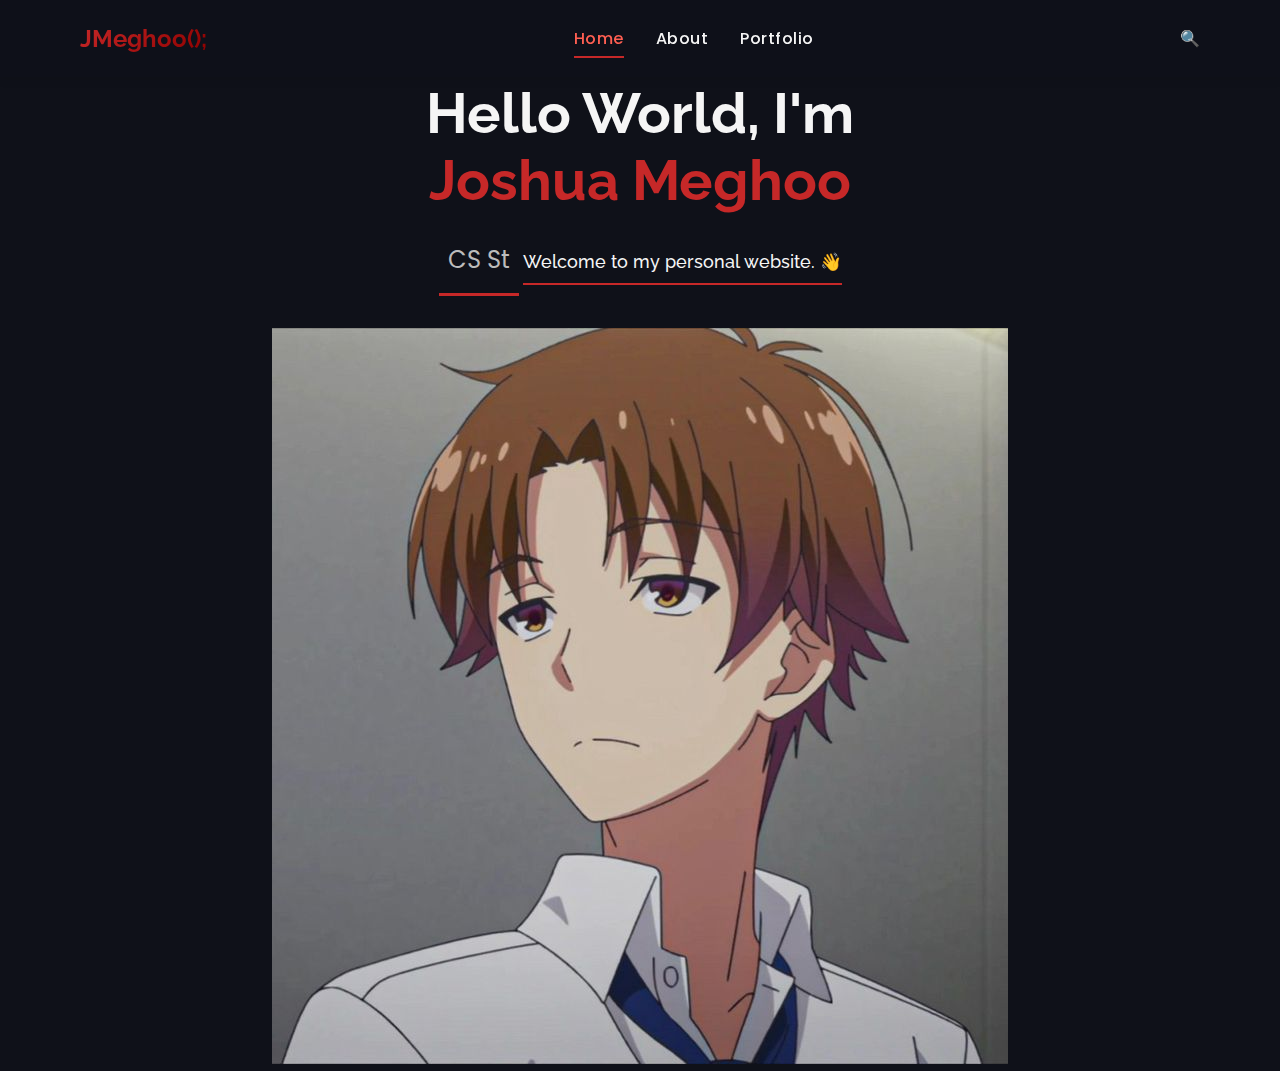
<file: Index.html>
<!DOCTYPE html>
<html lang="en">
<head>
    <meta charset="UTF-8">
    <meta name="viewport" content="width=device-width, initial-scale=1.0">
    <title>Joshua Meghoo - CS Student</title>
    <link rel="stylesheet" href="styles.css">
    <script src="script.js" defer></script>
</head>
<body>
    <div class="container">
        <header>
            <div class="logo">JMeghoo();</div>
            <nav>
                <ul>
                    <li><a href="Home.html" class="active">Home</a></li>
                    <li><a href="About.html">About</a></li>
                    <li><a href="portfolio.html">Portfolio</a></li>
                </ul>
            </nav>
            <div class="search-icon">🔍</div>
        </header>
        <main>
            <div class="content">
                <section class="introduction" id="introduction">
                    <h1>Hello World, I'm <br><span class="name">Joshua Meghoo</span></h1>
                    <p id="CS-Student"></p>
                    <a href="#" class="welcome-link">Welcome to my personal website. 👋</a>
                </section>
                <div class="profile-picture" id="profile-picture">
                    <img src="ayano.jpg" alt="Profile Picture of Joshua Meghoo">
                </div>
            </div>
        </main>
    </div>
</body>
</html>
</file>
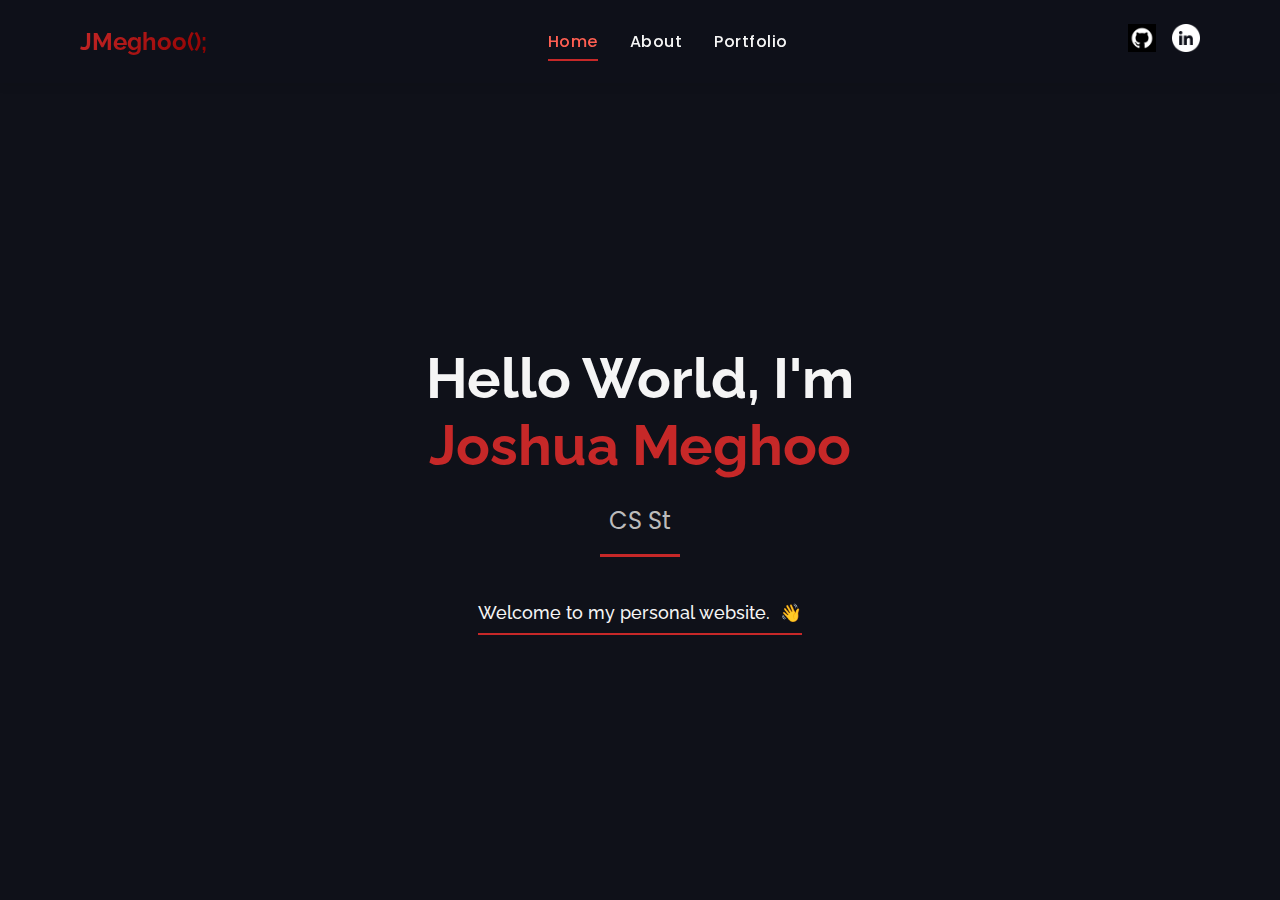
<file: index.html>
<!DOCTYPE html>
<html lang="en">
<head>
    <meta charset="UTF-8">
    <meta name="viewport" content="width=device-width, initial-scale=1.0">
    <title>Joshua Meghoo - CS Student</title>
    <link rel="stylesheet" href="styles.css">
    <script src="script.js" defer></script>
</head>
<body>
    <div class="container">
        <header>
            <div class="logo">JMeghoo();</div>
            <nav>
                <ul>
                    <li><a href="index.html" class="active">Home</a></li>
                    <li><a href="About.html">About</a></li>
                    <li><a href="Portfolio.html">Portfolio</a></li>
                </ul>
            </nav>
            <div class="search-icon">
                <a href="https://github.com/radite" target="_blank">
                    <img src="assets/github2.png" alt="GitHub" />
                </a>
                <a href="https://linkedin.com/in/jmeghoo" target="_blank">
                    <img src="assets/linkedin.png" alt="LinkedIn" />
                </a>
            </div>
        </header>
        <main>
            <div class="content">
                <section class="introduction" id="introduction">
                    <h1>Hello World, I'm <br><span class="name">Joshua Meghoo</span></h1>
                    <p id="CS-Student"></p>
                    <br>
                    <a href="#" class="welcome-link">Welcome to my personal website. <span class="wave-emoji">👋</span></a>
                </section>
            </div>
        </main>
    </div>
</body>
</html>
</file>
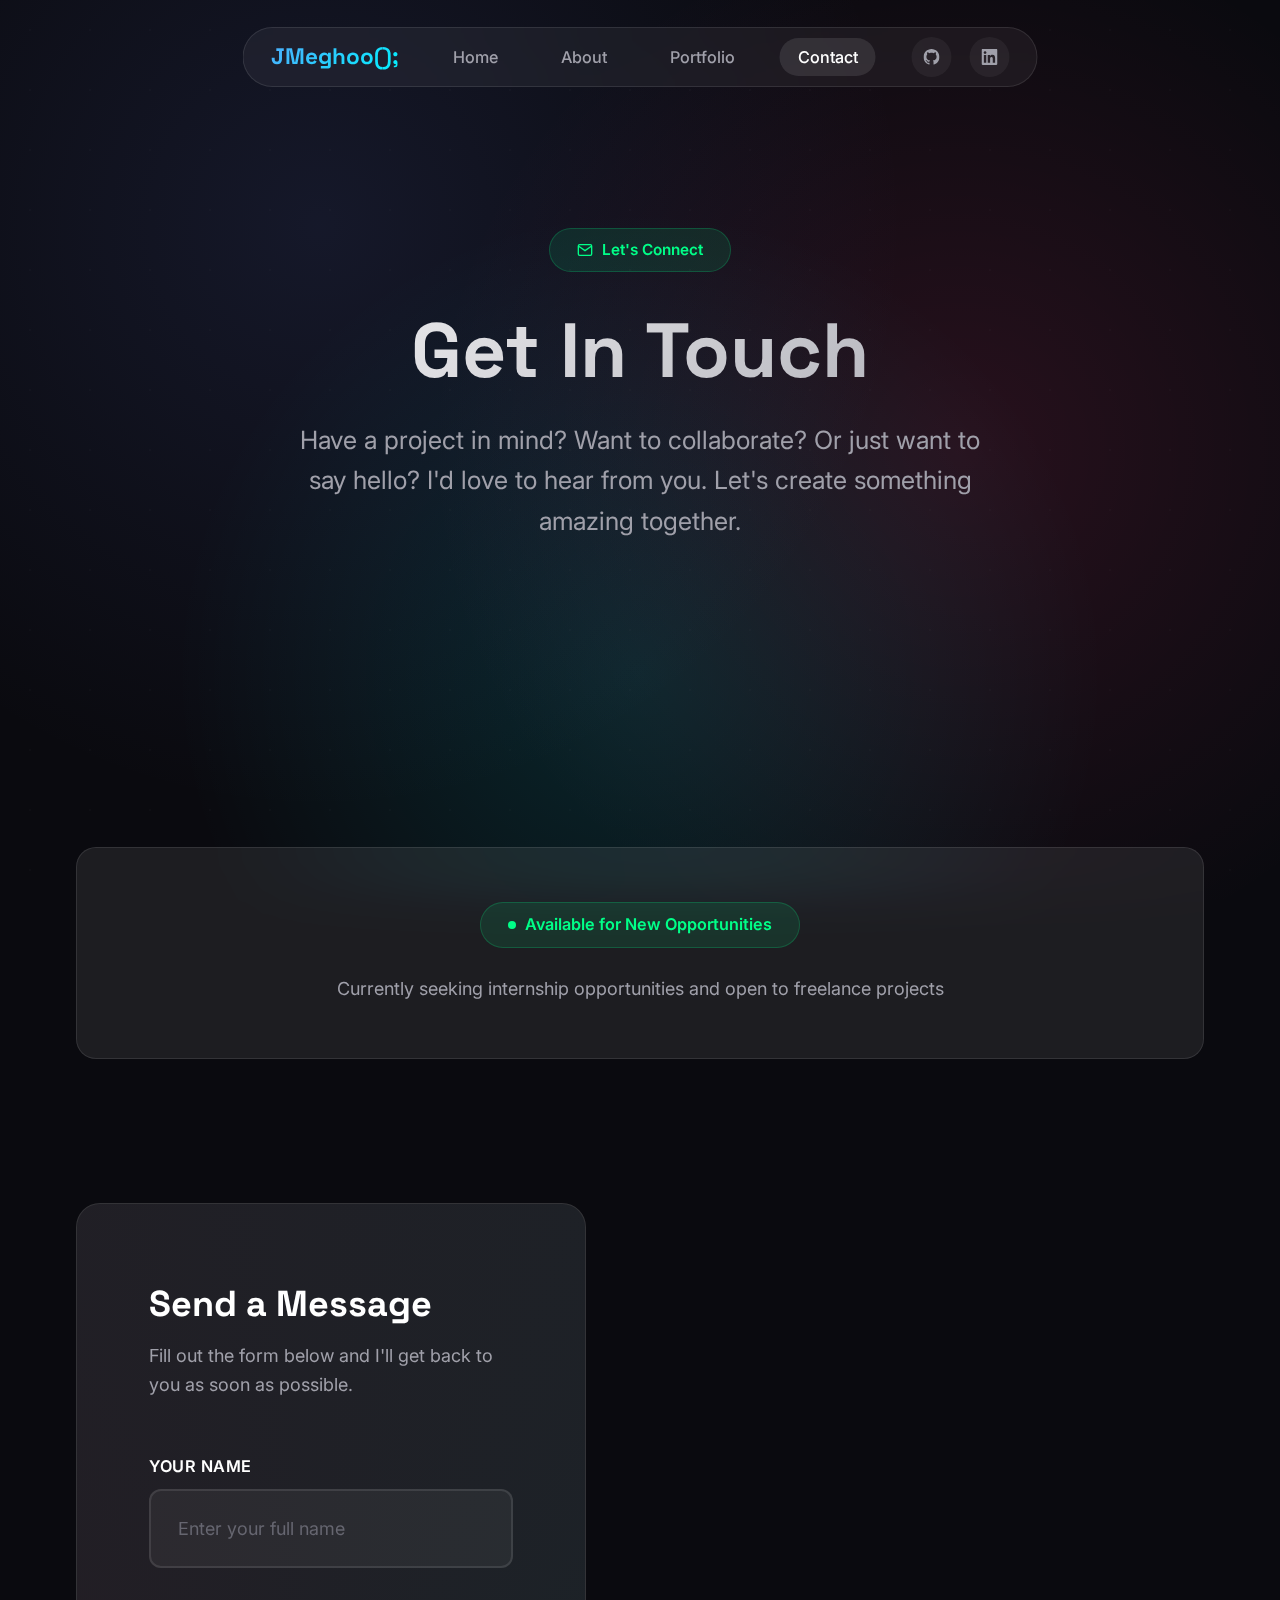
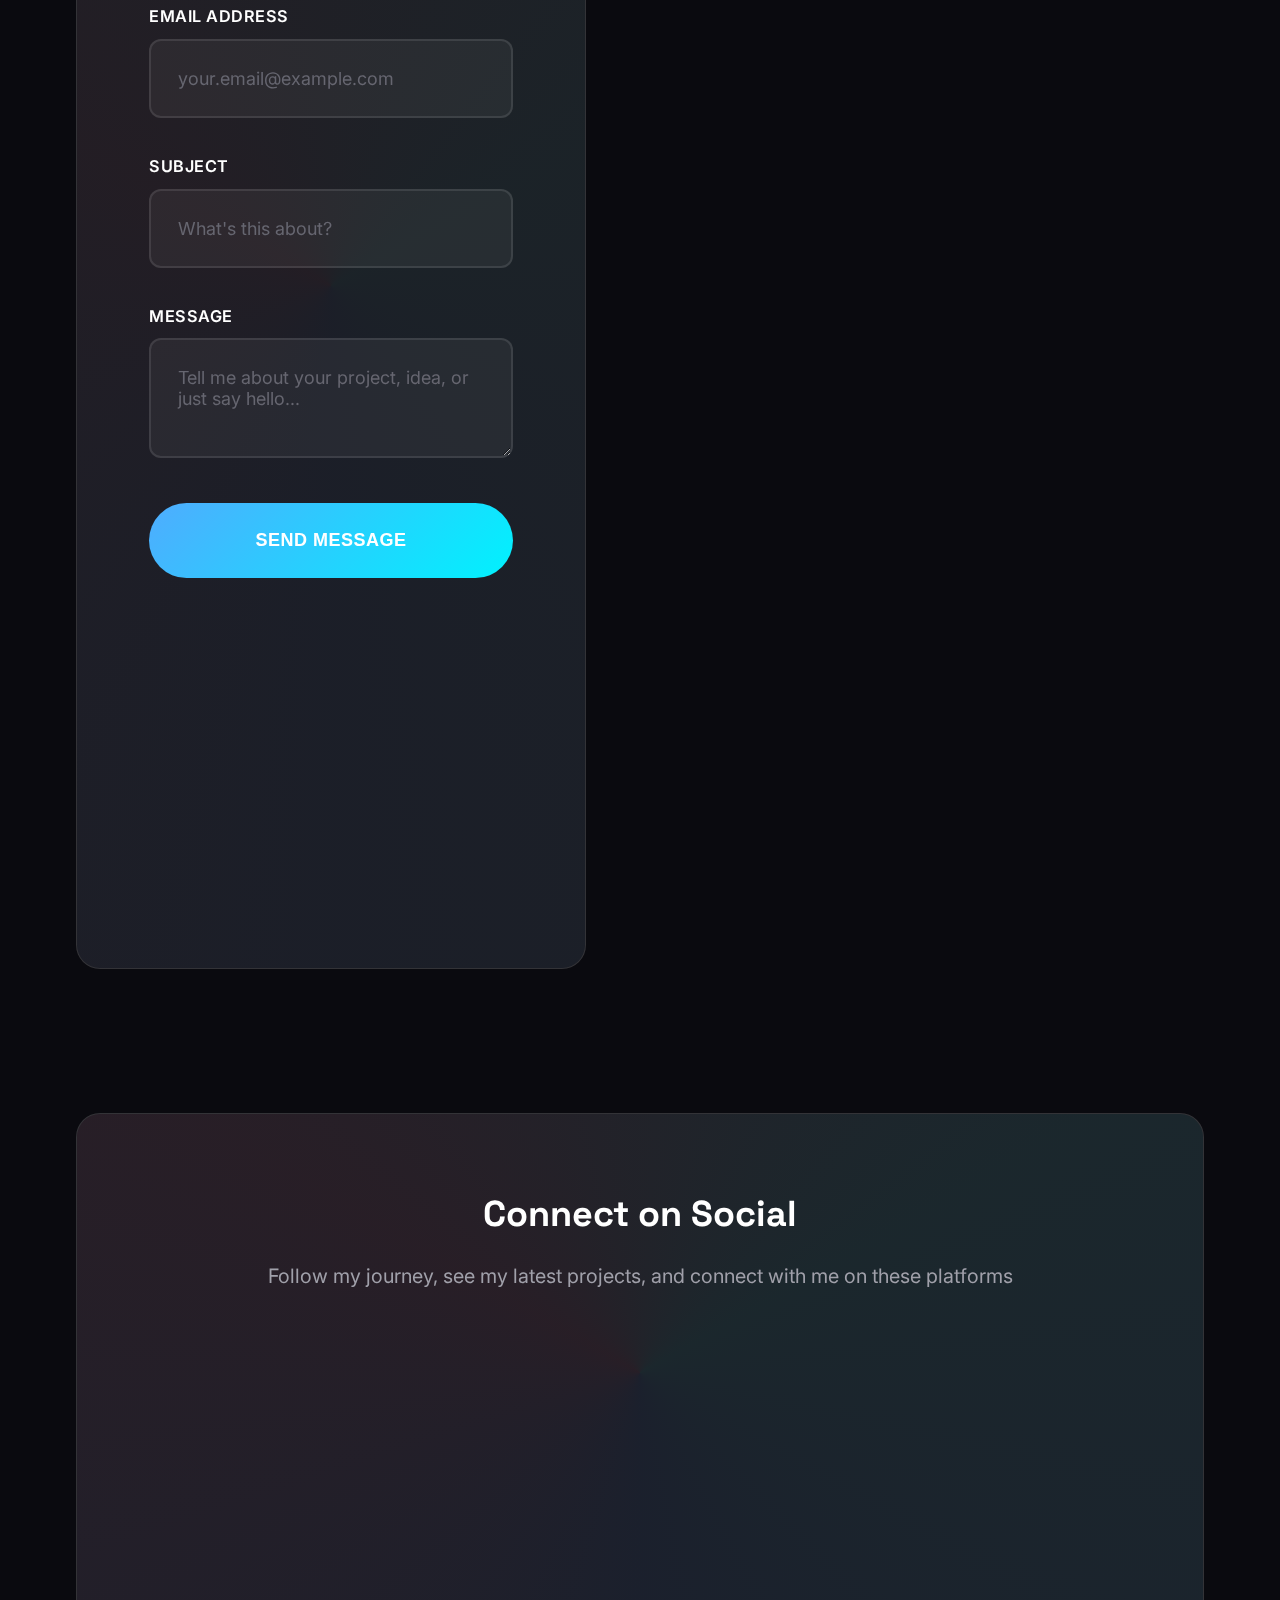
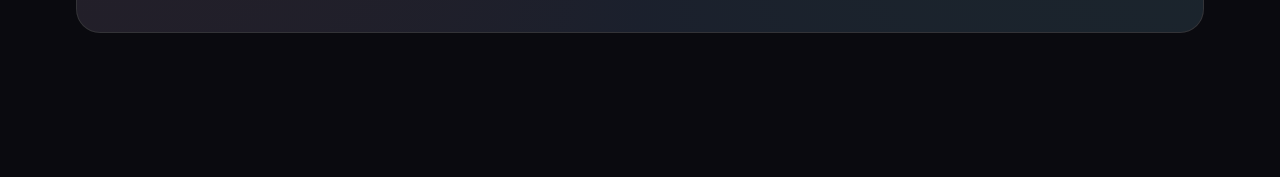
<file: Contact.html>
<!DOCTYPE html>
<html lang="en">
<head>
    <meta charset="UTF-8">
    <meta name="viewport" content="width=device-width, initial-scale=1.0">
    <title>Contact - Joshua Meghoo</title>
    <style>
        /* Import modern fonts */
        @import url('https://fonts.googleapis.com/css2?family=Inter:wght@300;400;500;600;700;800;900&family=Space+Grotesk:wght@300;400;500;600;700&display=swap');
        
        :root {
            /* Advanced color system */
            --primary: #0066ff;
            --primary-dark: #0052cc;
            --secondary: #ff4081;
            --accent: #00f5ff;
            --success: #00ff88;
            --warning: #ffaa00;
            --error: #ff3366;
            
            /* Dynamic backgrounds */
            --bg-primary: #0a0a0f;
            --bg-secondary: #111118;
            --bg-glass: rgba(255, 255, 255, 0.05);
            --bg-card: rgba(255, 255, 255, 0.08);
            --bg-hover: rgba(255, 255, 255, 0.12);
            
            /* Text hierarchy */
            --text-primary: #ffffff;
            --text-secondary: #a0a0aa;
            --text-muted: #666670;
            --text-inverse: #0a0a0f;
            
            /* Modern gradients */
            --gradient-primary: linear-gradient(135deg, #667eea 0%, #764ba2 100%);
            --gradient-secondary: linear-gradient(135deg, #f093fb 0%, #f5576c 100%);
            --gradient-accent: linear-gradient(135deg, #4facfe 0%, #00f2fe 100%);
            --gradient-success: linear-gradient(135deg, #11998e 0%, #38ef7d 100%);
            --gradient-warm: linear-gradient(135deg, #fa709a 0%, #fee140 100%);
            --gradient-cool: linear-gradient(135deg, #a8edea 0%, #fed6e3 100%);
            --gradient-mesh: conic-gradient(from 180deg at 50% 50%, #0066ff 0deg, #ff4081 120deg, #00f5ff 240deg, #0066ff 360deg);
            
            /* Enhanced shadows */
            --shadow-sm: 0 1px 2px 0 rgba(0, 0, 0, 0.05);
            --shadow-md: 0 4px 6px -1px rgba(0, 0, 0, 0.1);
            --shadow-lg: 0 10px 15px -3px rgba(0, 0, 0, 0.1);
            --shadow-xl: 0 20px 25px -5px rgba(0, 0, 0, 0.1);
            --shadow-2xl: 0 25px 50px -12px rgba(0, 0, 0, 0.25);
            --shadow-glow: 0 0 30px rgba(102, 126, 234, 0.4);
            --shadow-neon: 0 0 5px var(--accent), 0 0 10px var(--accent), 0 0 15px var(--accent);
            
            /* Fluid spacing */
            --space-xs: 0.25rem;
            --space-sm: 0.5rem;
            --space-md: 1rem;
            --space-lg: 1.5rem;
            --space-xl: 2rem;
            --space-2xl: 3rem;
            --space-3xl: 4rem;
            --space-4xl: 6rem;
            --space-5xl: 8rem;
            
            /* Typography */
            --font-primary: 'Inter', system-ui, -apple-system, sans-serif;
            --font-display: 'Space Grotesk', system-ui, -apple-system, sans-serif;
            
            /* Advanced transitions */
            --transition-fast: 150ms cubic-bezier(0.4, 0, 0.2, 1);
            --transition-base: 250ms cubic-bezier(0.4, 0, 0.2, 1);
            --transition-slow: 350ms cubic-bezier(0.4, 0, 0.2, 1);
            --transition-bounce: 0.5s cubic-bezier(0.68, -0.55, 0.265, 1.55);
            --transition-elastic: 0.8s cubic-bezier(0.68, -0.6, 0.32, 1.6);
        }

        /* Enhanced reset */
        *, *::before, *::after {
            margin: 0;
            padding: 0;
            box-sizing: border-box;
        }

        html {
            scroll-behavior: smooth;
            font-size: clamp(14px, 1.5vw, 18px);
        }

        body {
            font-family: var(--font-primary);
            background: var(--bg-primary);
            color: var(--text-primary);
            line-height: 1.6;
            overflow-x: hidden;
            position: relative;
        }

        /* Dynamic background system */
        .bg-animation {
            position: fixed;
            top: 0;
            left: 0;
            width: 100%;
            height: 100%;
            z-index: -2;
            background: var(--bg-primary);
        }

        .bg-animation::before {
            content: '';
            position: absolute;
            top: 0;
            left: 0;
            width: 100%;
            height: 100%;
            background: 
                radial-gradient(circle at 25% 25%, rgba(102, 126, 234, 0.12) 0%, transparent 50%),
                radial-gradient(circle at 75% 50%, rgba(255, 64, 129, 0.12) 0%, transparent 50%),
                radial-gradient(circle at 50% 75%, rgba(0, 245, 255, 0.12) 0%, transparent 50%);
            animation: morph 30s ease-in-out infinite;
        }

        .bg-animation::after {
            content: '';
            position: absolute;
            top: 0;
            left: 0;
            width: 100%;
            height: 100%;
            background: url("data:image/svg+xml,%3Csvg width='60' height='60' viewBox='0 0 60 60' xmlns='http://www.w3.org/2000/svg'%3E%3Cg fill='none' fill-rule='evenodd'%3E%3Cg fill='%23ffffff' fill-opacity='0.02'%3E%3Ccircle cx='30' cy='30' r='1'/%3E%3C/g%3E%3C/g%3E%3C/svg%3E");
            animation: drift 40s linear infinite;
        }

        /* Modern Navigation */
        .navbar {
            position: fixed;
            top: var(--space-lg);
            left: 50%;
            transform: translateX(-50%);
            z-index: 1000;
            backdrop-filter: blur(20px);
            background: rgba(255, 255, 255, 0.05);
            border: 1px solid rgba(255, 255, 255, 0.1);
            border-radius: 50px;
            padding: var(--space-sm) var(--space-lg);
            transition: var(--transition-base);
        }

        .navbar:hover {
            background: rgba(255, 255, 255, 0.08);
            box-shadow: var(--shadow-glow);
        }

        .nav-container {
            display: flex;
            align-items: center;
            gap: var(--space-xl);
        }

        .logo {
            font-family: var(--font-display);
            font-weight: 800;
            font-size: 1.25rem;
            background: var(--gradient-accent);
            -webkit-background-clip: text;
            -webkit-text-fill-color: transparent;
            background-clip: text;
        }

        .nav-links {
            display: flex;
            list-style: none;
            gap: var(--space-lg);
        }

        .nav-link {
            color: var(--text-secondary);
            text-decoration: none;
            font-weight: 500;
            font-size: 0.9rem;
            padding: var(--space-sm) var(--space-md);
            border-radius: 20px;
            transition: var(--transition-base);
        }

        .nav-link:hover, .nav-link.active {
            color: var(--text-primary);
            background: rgba(255, 255, 255, 0.1);
        }

        .social-links {
            display: flex;
            gap: var(--space-md);
        }

        .social-link {
            width: 40px;
            height: 40px;
            display: flex;
            align-items: center;
            justify-content: center;
            border-radius: 50%;
            background: rgba(255, 255, 255, 0.05);
            color: var(--text-secondary);
            text-decoration: none;
            transition: var(--transition-base);
            font-size: 1.1rem;
        }

        .social-link:hover {
            background: var(--primary);
            color: white;
            transform: translateY(-2px);
            box-shadow: var(--shadow-lg);
        }

        /* Main Content */
        .main-content {
            padding-top: 120px;
            min-height: 100vh;
        }

        .container {
            max-width: 1200px;
            margin: 0 auto;
            padding: 0 var(--space-xl);
        }

        /* Hero Section */
        .contact-hero {
            text-align: center;
            margin-bottom: var(--space-5xl);
            padding: var(--space-4xl) 0;
        }

        .hero-badge {
            display: inline-flex;
            align-items: center;
            gap: var(--space-sm);
            background: rgba(0, 255, 136, 0.1);
            border: 1px solid rgba(0, 255, 136, 0.2);
            border-radius: 50px;
            padding: var(--space-sm) var(--space-lg);
            font-size: 0.85rem;
            font-weight: 600;
            color: var(--success);
            margin-bottom: var(--space-xl);
            animation: pulse-glow 2s ease-in-out infinite;
        }

        .contact-title {
            font-family: var(--font-display);
            font-size: clamp(3rem, 6vw, 5rem);
            font-weight: 800;
            line-height: 1.1;
            margin-bottom: var(--space-lg);
            background: linear-gradient(135deg, #ffffff 0%, #a0a0aa 100%);
            -webkit-background-clip: text;
            -webkit-text-fill-color: transparent;
            background-clip: text;
        }

        .contact-subtitle {
            font-size: clamp(1.1rem, 2vw, 1.4rem);
            color: var(--text-secondary);
            margin-bottom: var(--space-2xl);
            max-width: 700px;
            margin-left: auto;
            margin-right: auto;
        }

        /* Contact Content */
        .contact-content {
            display: grid;
            grid-template-columns: 1fr 1fr;
            gap: var(--space-4xl);
            margin-bottom: var(--space-5xl);
        }

        /* Contact Form */
        .contact-form {
            background: var(--bg-card);
            backdrop-filter: blur(20px);
            border: 1px solid rgba(255, 255, 255, 0.1);
            border-radius: 24px;
            padding: var(--space-3xl);
            position: relative;
            overflow: hidden;
        }

        .contact-form::before {
            content: '';
            position: absolute;
            top: 0;
            left: 0;
            width: 100%;
            height: 100%;
            background: var(--gradient-mesh);
            opacity: 0.03;
            z-index: -1;
        }

        .form-header {
            margin-bottom: var(--space-2xl);
        }

        .form-title {
            font-family: var(--font-display);
            font-size: 2rem;
            font-weight: 700;
            color: var(--text-primary);
            margin-bottom: var(--space-sm);
        }

        .form-description {
            color: var(--text-secondary);
            line-height: 1.6;
        }

        .form-group {
            margin-bottom: var(--space-xl);
            position: relative;
        }

        .form-label {
            display: block;
            color: var(--text-primary);
            font-weight: 600;
            margin-bottom: var(--space-sm);
            font-size: 0.9rem;
            text-transform: uppercase;
            letter-spacing: 0.5px;
        }

        .form-input, .form-textarea {
            width: 100%;
            background: rgba(255, 255, 255, 0.05);
            border: 2px solid rgba(255, 255, 255, 0.1);
            border-radius: 12px;
            padding: var(--space-lg);
            color: var(--text-primary);
            font-size: 1rem;
            transition: var(--transition-base);
            resize: none;
            font-family: var(--font-primary);
        }

        .form-input:focus, .form-textarea:focus {
            outline: none;
            border-color: var(--accent);
            background: rgba(255, 255, 255, 0.08);
            box-shadow: 0 0 20px rgba(0, 245, 255, 0.2);
        }

        .form-input::placeholder, .form-textarea::placeholder {
            color: var(--text-muted);
        }

        .form-textarea {
            height: 120px;
            resize: vertical;
        }

        .form-submit {
            width: 100%;
            background: var(--gradient-accent);
            color: white;
            border: none;
            border-radius: 50px;
            padding: var(--space-lg) var(--space-xl);
            font-size: 1rem;
            font-weight: 600;
            cursor: pointer;
            transition: var(--transition-base);
            position: relative;
            overflow: hidden;
            text-transform: uppercase;
            letter-spacing: 0.5px;
        }

        .form-submit::before {
            content: '';
            position: absolute;
            top: 0;
            left: -100%;
            width: 100%;
            height: 100%;
            background: linear-gradient(90deg, transparent, rgba(255, 255, 255, 0.3), transparent);
            transition: var(--transition-slow);
        }

        .form-submit:hover {
            transform: translateY(-2px);
            box-shadow: var(--shadow-xl);
        }

        .form-submit:hover::before {
            left: 100%;
        }

        .form-submit:disabled {
            opacity: 0.6;
            cursor: not-allowed;
            transform: none;
        }

        /* Contact Info */
        .contact-info {
            display: flex;
            flex-direction: column;
            gap: var(--space-2xl);
        }

        .info-card {
            background: var(--bg-card);
            backdrop-filter: blur(20px);
            border: 1px solid rgba(255, 255, 255, 0.1);
            border-radius: 20px;
            padding: var(--space-2xl);
            transition: var(--transition-base);
            position: relative;
            overflow: hidden;
        }

        .info-card::before {
            content: '';
            position: absolute;
            top: 0;
            left: 0;
            width: 100%;
            height: 100%;
            background: linear-gradient(135deg, var(--primary) 0%, var(--secondary) 100%);
            opacity: 0;
            transition: var(--transition-base);
            z-index: -1;
        }

        .info-card:hover {
            transform: translateY(-5px);
            border-color: rgba(0, 245, 255, 0.3);
            box-shadow: var(--shadow-lg);
        }

        .info-card:hover::before {
            opacity: 0.1;
        }

        .info-icon {
            width: 60px;
            height: 60px;
            background: var(--gradient-accent);
            border-radius: 50%;
            display: flex;
            align-items: center;
            justify-content: center;
            font-size: 1.5rem;
            margin-bottom: var(--space-lg);
            transition: var(--transition-base);
        }

        .info-card:hover .info-icon {
            transform: scale(1.1) rotate(10deg);
        }

        .info-title {
            font-family: var(--font-display);
            font-size: 1.3rem;
            font-weight: 700;
            color: var(--text-primary);
            margin-bottom: var(--space-sm);
        }

        .info-details {
            color: var(--text-secondary);
            line-height: 1.6;
        }

        .info-link {
            color: var(--accent);
            text-decoration: none;
            transition: var(--transition-base);
        }

        .info-link:hover {
            color: var(--text-primary);
            text-decoration: underline;
        }

        /* Social Section */
        .social-section {
            background: var(--bg-card);
            backdrop-filter: blur(20px);
            border: 1px solid rgba(255, 255, 255, 0.1);
            border-radius: 24px;
            padding: var(--space-3xl);
            text-align: center;
            position: relative;
            overflow: hidden;
            margin-bottom: var(--space-5xl);
        }

        .social-section::before {
            content: '';
            position: absolute;
            top: 0;
            left: 0;
            width: 100%;
            height: 100%;
            background: var(--gradient-mesh);
            opacity: 0.05;
            z-index: -1;
            animation: rotate 25s linear infinite;
        }

        .social-title {
            font-family: var(--font-display);
            font-size: 2rem;
            font-weight: 700;
            color: var(--text-primary);
            margin-bottom: var(--space-md);
        }

        .social-description {
            color: var(--text-secondary);
            margin-bottom: var(--space-2xl);
            font-size: 1.1rem;
        }

        .social-grid {
            display: grid;
            grid-template-columns: repeat(auto-fit, minmax(200px, 1fr));
            gap: var(--space-lg);
        }

        .social-card {
            background: rgba(255, 255, 255, 0.05);
            border: 1px solid rgba(255, 255, 255, 0.1);
            border-radius: 16px;
            padding: var(--space-xl);
            transition: var(--transition-base);
            text-decoration: none;
            color: inherit;
            position: relative;
            overflow: hidden;
        }

        .social-card::before {
            content: '';
            position: absolute;
            top: 0;
            left: 0;
            width: 100%;
            height: 100%;
            background: var(--gradient-accent);
            opacity: 0;
            transition: var(--transition-base);
            z-index: -1;
        }

        .social-card:hover {
            transform: translateY(-5px);
            border-color: var(--accent);
            box-shadow: var(--shadow-lg);
        }

        .social-card:hover::before {
            opacity: 0.1;
        }

        .social-card-icon {
            font-size: 2rem;
            margin-bottom: var(--space-md);
            transition: var(--transition-base);
        }

        .social-card:hover .social-card-icon {
            transform: scale(1.2);
        }

        .social-card-title {
            font-weight: 600;
            color: var(--text-primary);
            margin-bottom: var(--space-sm);
        }

        .social-card-handle {
            color: var(--text-muted);
            font-size: 0.9rem;
        }

        /* Availability Status */
        .availability {
            background: var(--bg-card);
            backdrop-filter: blur(20px);
            border: 1px solid rgba(255, 255, 255, 0.1);
            border-radius: 20px;
            padding: var(--space-2xl);
            text-align: center;
            margin-bottom: var(--space-5xl);
        }

        .availability-status {
            display: inline-flex;
            align-items: center;
            gap: var(--space-sm);
            background: rgba(0, 255, 136, 0.1);
            border: 1px solid rgba(0, 255, 136, 0.2);
            border-radius: 50px;
            padding: var(--space-sm) var(--space-lg);
            font-size: 0.9rem;
            font-weight: 600;
            color: var(--success);
            margin-bottom: var(--space-lg);
        }

        .status-dot {
            width: 8px;
            height: 8px;
            background: var(--success);
            border-radius: 50%;
            animation: pulse 1.5s ease-in-out infinite;
        }

        .availability-text {
            color: var(--text-secondary);
            font-size: 1rem;
        }

        /* Responsive Design */
        @media (max-width: 1024px) {
            .contact-content {
                grid-template-columns: 1fr;
                gap: var(--space-2xl);
            }

            .contact-form {
                order: 2;
            }

            .contact-info {
                order: 1;
            }
        }

        @media (max-width: 768px) {
            .container {
                padding: 0 var(--space-md);
            }

            .navbar {
                top: var(--space-md);
                padding: var(--space-sm);
            }

            .nav-links {
                display: none;
            }

            .contact-form, .social-section {
                padding: var(--space-xl);
            }

            .social-grid {
                grid-template-columns: repeat(auto-fit, minmax(150px, 1fr));
                gap: var(--space-md);
            }
        }

        /* Animations */
        @keyframes morph {
            0%, 100% { 
                transform: rotate(0deg) scale(1); 
                filter: hue-rotate(0deg);
            }
            33% { 
                transform: rotate(120deg) scale(1.1); 
                filter: hue-rotate(120deg);
            }
            66% { 
                transform: rotate(240deg) scale(0.9); 
                filter: hue-rotate(240deg);
            }
        }

        @keyframes drift {
            0% { transform: translateX(0px); }
            100% { transform: translateX(-60px); }
        }

        @keyframes pulse-glow {
            0%, 100% { box-shadow: 0 0 5px rgba(0, 255, 136, 0.3); }
            50% { box-shadow: 0 0 20px rgba(0, 255, 136, 0.6); }
        }

        @keyframes pulse {
            0%, 100% { opacity: 1; transform: scale(1); }
            50% { opacity: 0.7; transform: scale(1.1); }
        }

        @keyframes rotate {
            0% { transform: rotate(0deg); }
            100% { transform: rotate(360deg); }
        }

        /* Form validation styles */
        .form-input.error, .form-textarea.error {
            border-color: var(--error);
            background: rgba(255, 51, 102, 0.1);
        }

        .form-input.success, .form-textarea.success {
            border-color: var(--success);
            background: rgba(0, 255, 136, 0.1);
        }

        .error-message {
            color: var(--error);
            font-size: 0.8rem;
            margin-top: var(--space-xs);
            display: none;
        }

        .error-message.show {
            display: block;
        }
    </style>
</head>
<body>
    <!-- Dynamic Background -->
    <div class="bg-animation"></div>

    <!-- Navigation -->
<nav class="navbar">
        <div class="nav-container">
            <div class="logo">JMeghoo();</div>
            <ul class="nav-links">
                <li><a href="index.html" class="nav-link">Home</a></li>
                <li><a href="About.html" class="nav-link">About</a></li>
                <li><a href="Portfolio.html" class="nav-link">Portfolio</a></li>
                <li><a href="Contact.html" class="nav-link active">Contact</a></li>
            </ul>
            <div class="social-links">
                <a href="https://github.com/radite" class="social-link" target="_blank" title="GitHub">
                    <svg width="16" height="16" viewBox="0 0 24 24" fill="currentColor">
                        <path d="M12 0c-6.626 0-12 5.373-12 12 0 5.302 3.438 9.8 8.207 11.387.599.111.793-.261.793-.577v-2.234c-3.338.726-4.033-1.416-4.033-1.416-.546-1.387-1.333-1.756-1.333-1.756-1.089-.745.083-.729.083-.729 1.205.084 1.839 1.237 1.839 1.237 1.07 1.834 2.807 1.304 3.492.997.107-.775.418-1.305.762-1.604-2.665-.305-5.467-1.334-5.467-5.931 0-1.311.469-2.381 1.236-3.221-.124-.303-.535-1.524.117-3.176 0 0 1.008-.322 3.301 1.23.957-.266 1.983-.399 3.003-.404 1.02.005 2.047.138 3.006.404 2.291-1.552 3.297-1.23 3.297-1.23.653 1.653.242 2.874.118 3.176.77.84 1.235 1.911 1.235 3.221 0 4.609-2.807 5.624-5.479 5.921.43.372.823 1.102.823 2.222v3.293c0 .319.192.694.801.576 4.765-1.589 8.199-6.086 8.199-11.386 0-6.627-5.373-12-12-12z"/>
                    </svg>
                </a>
                <a href="https://linkedin.com/in/jmeghoo" class="social-link" target="_blank" title="LinkedIn">
                    <svg width="16" height="16" viewBox="0 0 24 24" fill="currentColor">
                        <path d="M20.447 20.452h-3.554v-5.569c0-1.328-.027-3.037-1.852-3.037-1.853 0-2.136 1.445-2.136 2.939v5.667H9.351V9h3.414v1.561h.046c.477-.9 1.637-1.85 3.37-1.85 3.601 0 4.267 2.37 4.267 5.455v6.286zM5.337 7.433c-1.144 0-2.063-.926-2.063-2.065 0-1.138.92-2.063 2.063-2.063 1.14 0 2.064.925 2.064 2.063 0 1.139-.925 2.065-2.064 2.065zm1.782 13.019H3.555V9h3.564v11.452zM22.225 0H1.771C.792 0 0 .774 0 1.729v20.542C0 23.227.792 24 1.771 24h20.451C23.2 24 24 23.227 24 22.271V1.729C24 .774 23.2 0 22.222 0h.003z"/>
                    </svg>
                </a>
            </div>
        </div>
    </nav>

    <!-- Main Content -->
    <main class="main-content">
        <div class="container">
            <!-- Hero Section -->
            <section class="contact-hero">
                <div class="hero-badge">
                    <svg width="16" height="16" viewBox="0 0 24 24" fill="none" stroke="currentColor" stroke-width="2">
                        <path d="M4 4h16c1.1 0 2 .9 2 2v12c0 1.1-.9 2-2 2H4c-1.1 0-2-.9-2-2V6c0-1.1.9-2 2-2z"></path>
                        <polyline points="22,6 12,13 2,6"></polyline>
                    </svg>
                    <span>Let's Connect</span>
                </div>
                <h1 class="contact-title">Get In Touch</h1>
                <p class="contact-subtitle">
                    Have a project in mind? Want to collaborate? Or just want to say hello? 
                    I'd love to hear from you. Let's create something amazing together.
                </p>
            </section>

            <!-- Availability Status -->
            <section class="availability">
                <div class="availability-status">
                    <div class="status-dot"></div>
                    <span>Available for New Opportunities</span>
                </div>
                <p class="availability-text">
                    Currently seeking internship opportunities and open to freelance projects
                </p>
            </section>

            <!-- Contact Content -->
            <section class="contact-content">
                <!-- Contact Form -->
                <div class="contact-form">
                    <div class="form-header">
                        <h2 class="form-title">Send a Message</h2>
                        <p class="form-description">
                            Fill out the form below and I'll get back to you as soon as possible.
                        </p>
                    </div>
                    <form id="contactForm">
                        <div class="form-group">
                            <label for="name" class="form-label">Your Name</label>
                            <input type="text" id="name" name="name" class="form-input" placeholder="Enter your full name" required>
                            <div class="error-message" id="nameError">Please enter your name</div>
                        </div>
                        <div class="form-group">
                            <label for="email" class="form-label">Email Address</label>
                            <input type="email" id="email" name="email" class="form-input" placeholder="your.email@example.com" required>
                            <div class="error-message" id="emailError">Please enter a valid email address</div>
                        </div>
                        <div class="form-group">
                            <label for="subject" class="form-label">Subject</label>
                            <input type="text" id="subject" name="subject" class="form-input" placeholder="What's this about?" required>
                            <div class="error-message" id="subjectError">Please enter a subject</div>
                        </div>
                        <div class="form-group">
                            <label for="message" class="form-label">Message</label>
                            <textarea id="message" name="message" class="form-textarea" placeholder="Tell me about your project, idea, or just say hello..." required></textarea>
                            <div class="error-message" id="messageError">Please enter your message</div>
                        </div>
                        <button type="submit" class="form-submit" id="submitBtn">
                            <span id="submitText">Send Message</span>
                        </button>
                    </form>
                </div>

                <!-- Contact Info -->
                <div class="contact-info">
                    <div class="info-card">
                        <div class="info-icon">📧</div>
                        <h3 class="info-title">Email</h3>
                        <div class="info-details">
                            <a href="mailto:joshuameghoo@gmail.com" class="info-link">joshuameghoo@gmail.com</a>
                            <p>Best way to reach me for professional inquiries</p>
                        </div>
                    </div>

                    <div class="info-card">
                        <div class="info-icon">🌍</div>
                        <h3 class="info-title">Location</h3>
                        <div class="info-details">
                            <p>Providenciales, Turks and Caicos</p>
                            <p>Available for remote work worldwide</p>
                        </div>
                    </div>

                    <div class="info-card">
                        <div class="info-icon">💼</div>
                        <h3 class="info-title">Work Status</h3>
                        <div class="info-details">
                            <p>Microsoft Software Engineering Intern</p>
                            <p>Open to new opportunities in 2025</p>
                        </div>
                    </div>

                    <div class="info-card">
                        <div class="info-icon">⚡</div>
                        <h3 class="info-title">Response Time</h3>
                        <div class="info-details">
                            <p>Usually within 24 hours</p>
                            <p>Faster for urgent project inquiries</p>
                        </div>
                    </div>
                </div>
            </section>

            <!-- Social Section -->
            <section class="social-section">
                <h2 class="social-title">Connect on Social</h2>
                <p class="social-description">
                    Follow my journey, see my latest projects, and connect with me on these platforms
                </p>
                <div class="social-grid">
                    <a href="https://github.com/radite" class="social-card" target="_blank">
                        <div class="social-card-icon">🐙</div>
                        <div class="social-card-title">GitHub</div>
                        <div class="social-card-handle">@radite</div>
                    </a>
                    <a href="https://linkedin.com/in/jmeghoo" class="social-card" target="_blank">
                        <div class="social-card-icon">💼</div>
                        <div class="social-card-title">LinkedIn</div>
                        <div class="social-card-handle">@jmeghoo</div>
                    </a>
                    <a href="mailto:joshuameghoo@gmail.com" class="social-card">
                        <div class="social-card-icon">📧</div>
                        <div class="social-card-title">Email</div>
                        <div class="social-card-handle">Direct Contact</div>
                    </a>
                </div>
            </section>
        </div>
    </main>

    <script>
        // Form handling and validation
        class ContactForm {
            constructor() {
                this.form = document.getElementById('contactForm');
                this.submitBtn = document.getElementById('submitBtn');
                this.submitText = document.getElementById('submitText');
                this.init();
            }

            init() {
                this.form.addEventListener('submit', this.handleSubmit.bind(this));
                
                // Real-time validation
                const inputs = this.form.querySelectorAll('.form-input, .form-textarea');
                inputs.forEach(input => {
                    input.addEventListener('blur', () => this.validateField(input));
                    input.addEventListener('input', () => this.clearError(input));
                });
            }

            validateField(field) {
                const value = field.value.trim();
                const fieldName = field.name;
                let isValid = true;
                let errorMessage = '';

                switch (fieldName) {
                    case 'name':
                        if (value.length < 2) {
                            isValid = false;
                            errorMessage = 'Name must be at least 2 characters long';
                        }
                        break;
                    case 'email':
                        const emailRegex = /^[^\s@]+@[^\s@]+\.[^\s@]+$/;
                        if (!emailRegex.test(value)) {
                            isValid = false;
                            errorMessage = 'Please enter a valid email address';
                        }
                        break;
                    case 'subject':
                        if (value.length < 3) {
                            isValid = false;
                            errorMessage = 'Subject must be at least 3 characters long';
                        }
                        break;
                    case 'message':
                        if (value.length < 10) {
                            isValid = false;
                            errorMessage = 'Message must be at least 10 characters long';
                        }
                        break;
                }

                this.showFieldState(field, isValid, errorMessage);
                return isValid;
            }

            showFieldState(field, isValid, errorMessage) {
                const errorElement = document.getElementById(field.name + 'Error');
                
                if (isValid) {
                    field.classList.remove('error');
                    field.classList.add('success');
                    errorElement.classList.remove('show');
                } else {
                    field.classList.remove('success');
                    field.classList.add('error');
                    errorElement.textContent = errorMessage;
                    errorElement.classList.add('show');
                }
            }

            clearError(field) {
                field.classList.remove('error');
                const errorElement = document.getElementById(field.name + 'Error');
                errorElement.classList.remove('show');
            }

            async handleSubmit(e) {
                e.preventDefault();
                
                // Validate all fields
                const inputs = this.form.querySelectorAll('.form-input, .form-textarea');
                let isFormValid = true;
                
                inputs.forEach(input => {
                    if (!this.validateField(input)) {
                        isFormValid = false;
                    }
                });

                if (!isFormValid) {
                    this.shake();
                    return;
                }

                // Simulate form submission
                this.submitBtn.disabled = true;
                this.submitText.textContent = 'Sending...';
                
                try {
                    // Simulate API call
                    await new Promise(resolve => setTimeout(resolve, 2000));
                    
                    this.showSuccess();
                    this.form.reset();
                    inputs.forEach(input => {
                        input.classList.remove('success', 'error');
                    });
                } catch (error) {
                    this.showError();
                } finally {
                    this.submitBtn.disabled = false;
                    this.submitText.textContent = 'Send Message';
                }
            }

            showSuccess() {
                this.submitText.textContent = 'Message Sent! ✓';
                this.submitBtn.style.background = 'var(--gradient-success)';
                
                setTimeout(() => {
                    this.submitText.textContent = 'Send Message';
                    this.submitBtn.style.background = 'var(--gradient-accent)';
                }, 3000);
            }

            showError() {
                this.submitText.textContent = 'Failed to Send ✗';
                this.submitBtn.style.background = 'var(--gradient-secondary)';
                
                setTimeout(() => {
                    this.submitText.textContent = 'Send Message';
                    this.submitBtn.style.background = 'var(--gradient-accent)';
                }, 3000);
            }

            shake() {
                this.form.style.animation = 'shake 0.5s ease-in-out';
                setTimeout(() => {
                    this.form.style.animation = '';
                }, 500);
            }
        }

        // Initialize when DOM is loaded
        document.addEventListener('DOMContentLoaded', () => {
            // Initialize contact form
            new ContactForm();

            // Navbar scroll effect
            const navbar = document.querySelector('.navbar');
            window.addEventListener('scroll', () => {
                const currentScrollY = window.scrollY;
                
                if (currentScrollY > 100) {
                    navbar.style.background = 'rgba(10, 10, 15, 0.95)';
                } else {
                    navbar.style.background = 'rgba(255, 255, 255, 0.05)';
                }
            });

            // Smooth scroll for navigation links
            document.querySelectorAll('a[href^="#"]').forEach(anchor => {
                anchor.addEventListener('click', function (e) {
                    e.preventDefault();
                    const target = document.querySelector(this.getAttribute('href'));
                    if (target) {
                        target.scrollIntoView({
                            behavior: 'smooth',
                            block: 'start'
                        });
                    }
                });
            });

            // Intersection Observer for animations
            const observerOptions = {
                root: null,
                rootMargin: '0px',
                threshold: 0.1
            };

            const observer = new IntersectionObserver((entries) => {
                entries.forEach(entry => {
                    if (entry.isIntersecting) {
                        entry.target.style.opacity = '1';
                        entry.target.style.transform = 'translateY(0)';
                    }
                });
            }, observerOptions);

            // Observe elements for animation
            document.querySelectorAll('.info-card, .social-card').forEach(card => {
                card.style.opacity = '0';
                card.style.transform = 'translateY(30px)';
                card.style.transition = 'all 0.6s ease-out';
                observer.observe(card);
            });

            // Add dynamic effects to social cards
            document.querySelectorAll('.social-card').forEach((card, index) => {
                card.addEventListener('mouseenter', () => {
                    card.style.transform = `translateY(-5px) rotate(${index % 2 === 0 ? '2deg' : '-2deg'})`;
                });

                card.addEventListener('mouseleave', () => {
                    card.style.transform = 'translateY(0) rotate(0deg)';
                });
            });
        });

        // Add shake animation CSS
        const shakeCSS = `
            @keyframes shake {
                0%, 100% { transform: translateX(0); }
                25% { transform: translateX(-5px); }
                75% { transform: translateX(5px); }
            }
        `;
        
        const style = document.createElement('style');
        style.textContent = shakeCSS;
        document.head.appendChild(style);
    </script>
</body>
</html>
</file>
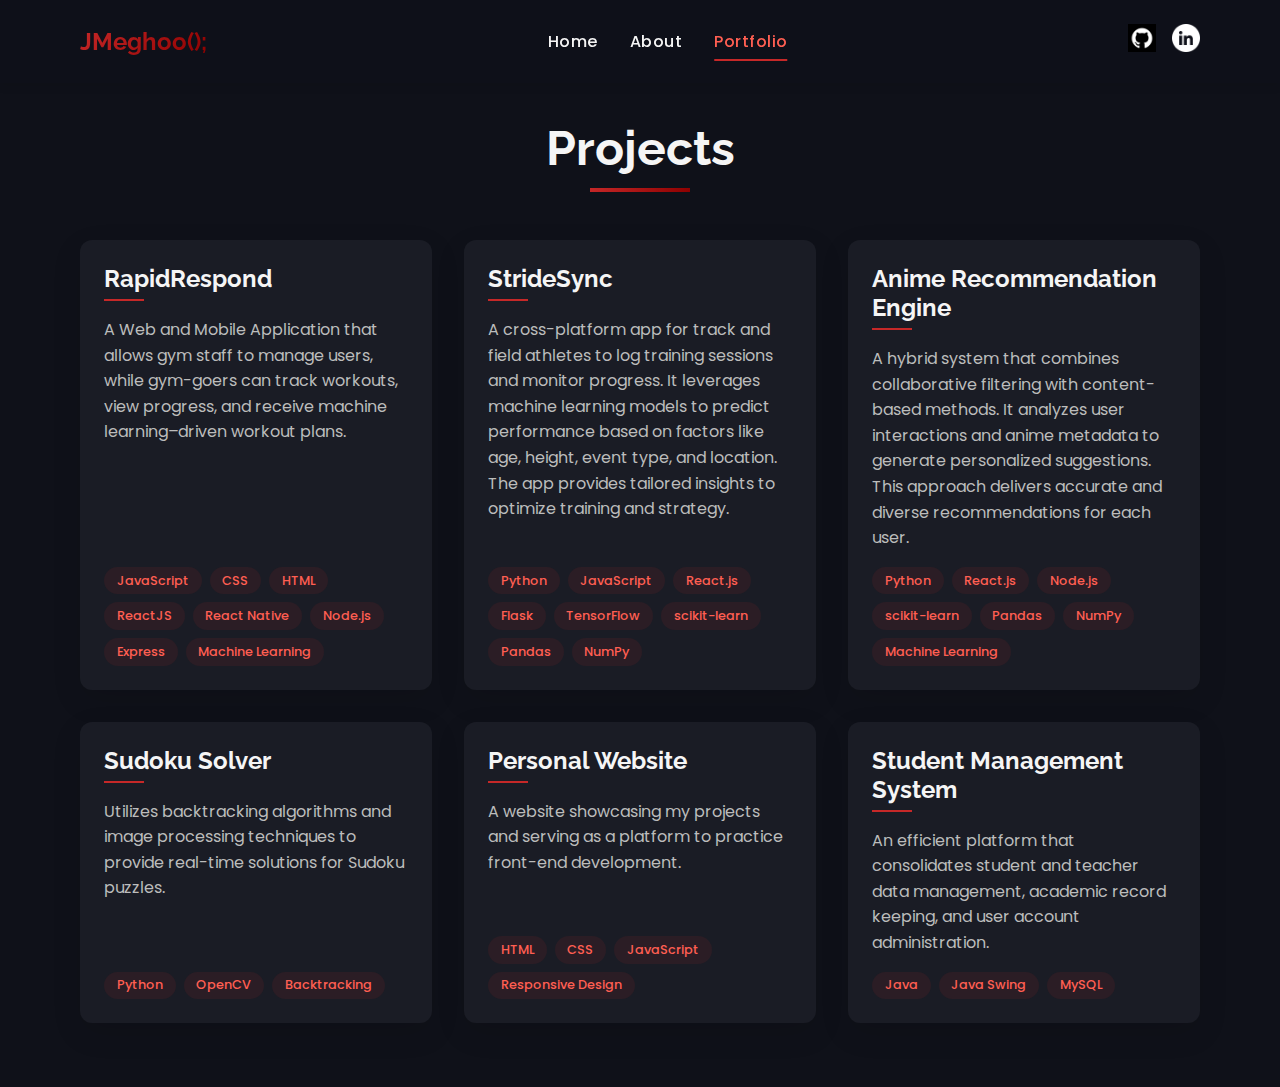
<file: Portfolio.html>
<!DOCTYPE html>
<html lang="en">
<head>
    <meta charset="UTF-8">
    <meta name="viewport" content="width=device-width, initial-scale=1.0">
    <title>Portfolio - Joshua Meghoo</title>
    <link rel="stylesheet" href="Portfolio.css">
</head>
<body>
    <header>
        <div class="logo">JMeghoo();</div>
        <nav>
            <ul>
                <li><a href="index.html">Home</a></li>
                <li><a href="About.html">About</a></li>
                <li><a href="Portfolio.html" class="active">Portfolio</a></li>
            </ul>
        </nav>
        <div class="search-icon">
            <a href="https://github.com/radite" target="_blank">
                <img src="assets/github2.png" alt="GitHub" />
            </a>
            <a href="https://linkedin.com/in/jmeghoo" target="_blank">
                <img src="assets/linkedin.png" alt="LinkedIn" />
            </a>
        </div>
    </header>
    <main>
        <div class="portfolio">
            <div class="portfolio-title">
                <h1>Projects</h1>
            </div>
            <div class="projects-grid">
                <!-- RapidRespond -->
                <a href="https://github.com/Radite/RapidRespond" class="project-link" target="_blank">
                    <div class="project-card">
                        <div class="project-info">
                            <h3>RapidRespond</h3>
                            <p>
                                A Web and Mobile Application that allows gym staff to manage users, while gym-goers can track workouts, view progress, and receive machine learning–driven workout plans.
                            </p>
                            <div class="project-technologies">
                                <span>JavaScript</span>
                                <span>CSS</span>
                                <span>HTML</span>
                                <span>ReactJS</span>
                                <span>React Native</span>
                                <span>Node.js</span>
                                <span>Express</span>
                                <span>Machine Learning</span>
                            </div>
                        </div>
                    </div>
                </a>
                <!-- StrideSync -->
                <a href="https://github.com/Radite/StrideSync" class="project-link" target="_blank">
                    <div class="project-card">
                        <div class="project-info">
                            <h3>StrideSync</h3>
                            <p>
                                A cross-platform app for track and field athletes to log training sessions and monitor progress. It leverages machine learning models to predict performance based on factors like age, height, event type, and location. The app provides tailored insights to optimize training and strategy.
                            </p>
                            <div class="project-technologies">
                                <span>Python</span>
                                <span>JavaScript</span>
                                <span>React.js</span>
                                <span>Flask</span>
                                <span>TensorFlow</span>
                                <span>scikit-learn</span>
                                <span>Pandas</span>
                                <span>NumPy</span>
                            </div>
                        </div>
                    </div>
                </a>
                <!-- Anime Recommendation Engine -->
                <a href="https://github.com/Radite/Anime-Recommendation-Engine" class="project-link" target="_blank">
                    <div class="project-card">
                        <div class="project-info">
                            <h3>Anime Recommendation Engine</h3>
                            <p>
                                A hybrid system that combines collaborative filtering with content-based methods. It analyzes user interactions and anime metadata to generate personalized suggestions. This approach delivers accurate and diverse recommendations for each user.
                            </p>
                            <div class="project-technologies">
                                <span>Python</span>
                                <span>React.js</span>
                                <span>Node.js</span>
                                <span>scikit-learn</span>
                                <span>Pandas</span>
                                <span>NumPy</span>
                                <span>Machine Learning</span>
                            </div>
                        </div>
                    </div>
                </a>
                <!-- Sudoku Solver -->
                <a href="https://github.com/Radite/Sudoku-Solver" class="project-link" target="_blank">
                    <div class="project-card">
                        <div class="project-info">
                            <h3>Sudoku Solver</h3>
                            <p>
                                Utilizes backtracking algorithms and image processing techniques to provide real-time solutions for Sudoku puzzles.
                            </p>
                            <div class="project-technologies">
                                <span>Python</span>
                                <span>OpenCV</span>
                                <span>Backtracking</span>
                            </div>
                        </div>
                    </div>
                </a>
                <!-- Personal Website -->
                <a href="https://radite.github.io/index.html" class="project-link" target="_blank">
                    <div class="project-card">
                        <div class="project-info">
                            <h3>Personal Website</h3>
                            <p>
                                A website showcasing my projects and serving as a platform to practice front-end development.
                            </p>
                            <div class="project-technologies">
                                <span>HTML</span>
                                <span>CSS</span>
                                <span>JavaScript</span>
                                <span>Responsive Design</span>
                            </div>
                        </div>
                    </div>
                </a>
                <!-- Student Management System -->
                <a href="https://github.com/Radite/COMP2140V2" class="project-link" target="_blank">
                    <div class="project-card">
                        <div class="project-info">
                            <h3>Student Management System</h3>
                            <p>
                                An efficient platform that consolidates student and teacher data management, academic record keeping, and user account administration.
                            </p>
                            <div class="project-technologies">
                                <span>Java</span>
                                <span>Java Swing</span>
                                <span>MySQL</span>
                            </div>
                        </div>
                    </div>
                </a>
            </div>
        </div>
    </main>
</body>
</html>
</file>
<file: styles.css>
/* Base Styles */
@import url('https://fonts.googleapis.com/css2?family=Poppins:wght@300;400;500;600;700&family=Raleway:wght@300;400;500;600;700&display=swap');

:root {
  --primary-color: #C62828;
  --primary-dark: #8E0000;
  --primary-light: #FF5F52;
  --dark-bg: #0F1119;
  --card-bg: #1A1C25;
  --text-primary: #F5F5F5;
  --text-secondary: #BCBCBC;
  --text-accent: #FF5F52;
  --gradient-primary: linear-gradient(135deg, #C62828 0%, #8E0000 100%);
  --transition-main: all 0.3s cubic-bezier(0.4, 0, 0.2, 1);
  --shadow-soft: 0 10px 30px rgba(0, 0, 0, 0.1);
  --shadow-strong: 0 10px 20px rgba(0, 0, 0, 0.2);
}

* {
  margin: 0;
  padding: 0;
  box-sizing: border-box;
}

body, html {
  font-family: 'Poppins', sans-serif;
  background-color: var(--dark-bg);
  color: var(--text-primary);
  scroll-behavior: smooth;
  overflow-x: hidden;
}

/* Header Styles */
header {
  display: flex;
  justify-content: space-between;
  align-items: center;
  padding: 1.5rem 5rem;
  background-color: rgba(15, 17, 25, 0.95);
  backdrop-filter: blur(10px);
  position: fixed;
  top: 0;
  width: 100%;
  z-index: 1000;
  box-shadow: 0 2px 10px rgba(0, 0, 0, 0.1);
  transition: var(--transition-main);
}

header.scrolled {
  padding: 1rem 5rem;
  background-color: rgba(15, 17, 25, 0.98);
}

.logo {
  font-family: 'Raleway', sans-serif;
  font-weight: 700;
  font-size: 1.5rem;
  background: var(--gradient-primary);
  -webkit-background-clip: text;
  -webkit-text-fill-color: transparent;
  background-clip: text;
  color: transparent;
  position: relative;
}

.logo::after {
  content: '';
  position: absolute;
  bottom: -5px;
  left: 0;
  width: 0;
  height: 2px;
  background: var(--gradient-primary);
  transition: var(--transition-main);
}

.logo:hover::after {
  width: 100%;
}

nav ul {
  list-style-type: none;
  display: flex;
  gap: 2rem;
}

nav ul li a {
  text-decoration: none;
  color: var(--text-primary);
  font-weight: 500;
  position: relative;
  padding: 0.5rem 0;
  letter-spacing: 0.5px;
  transition: var(--transition-main);
}

nav ul li a::after {
  content: '';
  position: absolute;
  bottom: 0;
  left: 50%;
  width: 0;
  height: 2px;
  background: var(--primary-color);
  transition: var(--transition-main);
  transform: translateX(-50%);
}

nav ul li a:hover, nav ul li a.active {
  color: var(--primary-light);
}

nav ul li a:hover::after, nav ul li a.active::after {
  width: 100%;
}

.search-icon {
  display: flex;
  gap: 1rem;
}

.search-icon a {
  text-decoration: none;
  transition: var(--transition-main);
}

.search-icon img {
  width: 28px;
  height: 28px;
  filter: grayscale(100%);
  transition: var(--transition-main);
}

.search-icon a:hover img {
  filter: grayscale(0%);
  transform: translateY(-3px);
}

/* Main Content Styles */
main {
  display: flex;
  justify-content: center;
  align-items: center;
  min-height: 100vh;
  padding-top: 80px; /* Account for header */
}

.content {
  display: flex;
  flex-direction: column;
  align-items: center;
  text-align: center;
  max-width: 1400px;
  padding: 0 2rem;
}

.introduction {
  max-width: 600px;
  animation: fadeInUp 1s ease-out forwards;
}

.introduction h1 {
  font-family: 'Raleway', sans-serif;
  font-size: 3.5rem;
  font-weight: 700;
  line-height: 1.2;
  margin-bottom: 1.5rem;
}

.introduction h1 .name {
  position: relative;
  display: inline-block;
  color: var(--primary-color);
}

.introduction h1 .name::before {
  content: '';
  position: absolute;
  width: 100%;
  height: 8px;
  background-color: var(--primary-color);
  bottom: 5px;
  left: 0;
  opacity: 0.3;
  z-index: -1;
}

#CS-Student {
  font-size: 1.5rem;
  margin-bottom: 2rem;
  color: var(--text-secondary);
  position: relative;
  display: inline-block;
}

#CS-Student::after {
  content: '';
  display: block;
  width: 80px;
  height: 3px;
  background: var(--primary-color);
  margin-top: 1rem;
}

.welcome-link {
  font-family: 'Raleway', sans-serif;
  display: inline-block;
  padding: 0.8rem 0;
  font-weight: 500;
  font-size: 1.1rem;
  color: var(--text-primary);
  text-decoration: none;
  position: relative;
  transition: var(--transition-main);
}

.welcome-link::after {
  content: '';
  position: absolute;
  bottom: 0;
  left: 0;
  width: 100%;
  height: 2px;
  background: var(--primary-color);
  transition: var(--transition-main);
  transform-origin: left;
}

.welcome-link:hover {
  color: var(--primary-light);
}

.welcome-link:hover::after {
  transform: scaleX(1.1);
}

.wave-emoji {
  display: inline-block;
  animation: wave-animation 2s infinite;
  animation-timing-function: ease-in-out;
  transform-origin: 70% 70%;
  margin-left: 5px;
}

/* Animations */
@keyframes fadeInUp {
  from {
    opacity: 0;
    transform: translateY(40px);
  }
  to {
    opacity: 1;
    transform: translateY(0);
  }
}

@keyframes fadeInRight {
  from {
    opacity: 0;
    transform: translateX(40px);
  }
  to {
    opacity: 1;
    transform: translateX(0);
  }
}

@keyframes float {
  0% {
    transform: translatey(0px);
  }
  50% {
    transform: translatey(-15px);
  }
  100% {
    transform: translatey(0px);
  }
}

@keyframes wave-animation {
  0%, 100% { transform: rotate(0deg); }
  25% { transform: rotate(15deg); }
  75% { transform: rotate(-10deg); }
}

@keyframes pulse {
  0% {
    opacity: 0.5;
  }
  100% {
    opacity: 0.8;
  }
}

/* Responsive Styles */
@media (max-width: 1200px) {
  .content {
    gap: 4rem;
  }
  
  .introduction h1 {
    font-size: 3rem;
  }
}

@media (max-width: 992px) {
  header {
    padding: 1rem 2rem;
  }
  
  header.scrolled {
    padding: 0.8rem 2rem;
  }
  
  .content {
    gap: 3rem;
  }
}

@media (max-width: 768px) {
  .content {
    gap: 2rem;
    padding-top: 3rem;
  }
  
  .introduction {
    max-width: 100%;
  }
  
  .introduction h1 {
    font-size: 2.5rem;
  }
  
  #CS-Student::after {
    margin: 1rem auto 0;
  }
  
  nav ul {
    gap: 1rem;
  }
}

@media (max-width: 576px) {
  header {
    padding: 1rem;
  }
  
  .logo {
    font-size: 1.2rem;
  }
  
  nav ul {
    gap: 0.8rem;
  }
  
  nav ul li a {
    font-size: 0.9rem;
  }
  
  .search-icon img {
    width: 24px;
    height: 24px;
  }
  
  .introduction h1 {
    font-size: 2rem;
  }
  
  #CS-Student {
    font-size: 1.2rem;
  }
}
</file>
<file: Portfolio.css>
/* Base Styles */
@import url('https://fonts.googleapis.com/css2?family=Poppins:wght@300;400;500;600;700&family=Raleway:wght@300;400;500;600;700&display=swap');

:root {
  --primary-color: #C62828;
  --primary-dark: #8E0000;
  --primary-light: #FF5F52;
  --dark-bg: #0F1119;
  --card-bg: #1A1C25;
  --text-primary: #F5F5F5;
  --text-secondary: #BCBCBC;
  --text-accent: #FF5F52;
  --gradient-primary: linear-gradient(135deg, #C62828 0%, #8E0000 100%);
  --transition-main: all 0.3s cubic-bezier(0.4, 0, 0.2, 1);
  --shadow-soft: 0 10px 30px rgba(0, 0, 0, 0.1);
  --shadow-strong: 0 10px 20px rgba(0, 0, 0, 0.2);
}

* {
  margin: 0;
  padding: 0;
  box-sizing: border-box;
}

body, html {
  font-family: 'Poppins', sans-serif;
  background-color: var(--dark-bg);
  color: var(--text-primary);
  scroll-behavior: smooth;
  overflow-x: hidden;
}

/* Header Styles */
header {
  display: flex;
  justify-content: space-between;
  align-items: center;
  padding: 1.5rem 5rem;
  background-color: rgba(15, 17, 25, 0.95);
  backdrop-filter: blur(10px);
  position: fixed;
  top: 0;
  width: 100%;
  z-index: 1000;
  box-shadow: 0 2px 10px rgba(0, 0, 0, 0.1);
  transition: var(--transition-main);
}

header.scrolled {
  padding: 1rem 5rem;
  background-color: rgba(15, 17, 25, 0.98);
}

.logo {
  font-family: 'Raleway', sans-serif;
  font-weight: 700;
  font-size: 1.5rem;
  background: var(--gradient-primary);
  -webkit-background-clip: text;
  -webkit-text-fill-color: transparent;
  background-clip: text;
  color: transparent;
  position: relative;
}

.logo::after {
  content: '';
  position: absolute;
  bottom: -5px;
  left: 0;
  width: 0;
  height: 2px;
  background: var(--gradient-primary);
  transition: var(--transition-main);
}

.logo:hover::after {
  width: 100%;
}

nav ul {
  list-style-type: none;
  display: flex;
  gap: 2rem;
}

nav ul li a {
  text-decoration: none;
  color: var(--text-primary);
  font-weight: 500;
  position: relative;
  padding: 0.5rem 0;
  letter-spacing: 0.5px;
  transition: var(--transition-main);
}

nav ul li a::after {
  content: '';
  position: absolute;
  bottom: 0;
  left: 50%;
  width: 0;
  height: 2px;
  background: var(--primary-color);
  transition: var(--transition-main);
  transform: translateX(-50%);
}

nav ul li a:hover, nav ul li a.active {
  color: var(--primary-light);
}

nav ul li a:hover::after, nav ul li a.active::after {
  width: 100%;
}

.search-icon {
  display: flex;
  gap: 1rem;
}

.search-icon a {
  text-decoration: none;
  transition: var(--transition-main);
}

.search-icon img {
  width: 28px;
  height: 28px;
  filter: grayscale(100%);
  transition: var(--transition-main);
}

.search-icon a:hover img {
  filter: grayscale(0%);
  transform: translateY(-3px);
}

/* Portfolio Styles */
main {
  padding-top: 120px;
  min-height: 100vh;
  width: 100%;
}

.portfolio {
  width: 100%;
  max-width: 1400px;
  margin: 0 auto;
  padding: 0 5rem;
}

.portfolio-title {
  text-align: center;
  margin-bottom: 3rem;
}

.portfolio-title h1 {
  font-family: 'Raleway', sans-serif;
  font-size: 3rem;
  font-weight: 700;
  color: var(--text-primary);
  position: relative;
  display: inline-block;
  padding-bottom: 1rem;
}

.portfolio-title h1::after {
  content: '';
  position: absolute;
  bottom: 0;
  left: 50%;
  transform: translateX(-50%);
  width: 100px;
  height: 4px;
  background: var(--gradient-primary);
}

/* Projects Grid Styles */
.projects-grid {
    display: grid;
    grid-template-columns: repeat(auto-fill, minmax(320px, 1fr));
    gap: 2rem;
    margin-bottom: 4rem;
  }
  
  .project-link {
    text-decoration: none;
    color: inherit;
  }
  
  .project-card {
    background-color: var(--card-bg);
    border-radius: 12px;
    overflow: hidden;
    transition: var(--transition-main);
    height: 100%;
    box-shadow: var(--shadow-soft);
    position: relative;
    display: flex;
    flex-direction: column;
  }
  
  .project-card:hover {
    transform: translateY(-10px);
    box-shadow: var(--shadow-strong);
  }
  
  .project-card::before {
    content: '';
    position: absolute;
    top: 0;
    left: 0;
    width: 100%;
    height: 4px;
    background: var(--gradient-primary);
    transform: scaleX(0);
    transform-origin: left;
    transition: var(--transition-main);
  }
  
  .project-card:hover::before {
    transform: scaleX(1);
  }
  
  .project-info {
    padding: 1.5rem;
    display: flex;
    flex-direction: column;
    height: 100%;
  }
  
  .project-info h3 {
    font-family: 'Raleway', sans-serif;
    font-size: 1.5rem;
    margin-bottom: 1rem;
    color: var(--text-primary);
    position: relative;
    padding-bottom: 0.5rem;
  }
  
  .project-info h3::after {
    content: '';
    position: absolute;
    bottom: 0;
    left: 0;
    width: 40px;
    height: 2px;
    background: var(--primary-color);
    transition: var(--transition-main);
  }
  
  .project-card:hover .project-info h3::after {
    width: 60px;
  }
  
  .project-info p {
    color: var(--text-secondary);
    line-height: 1.6;
    margin-bottom: 1rem;
    flex-grow: 1;
  }
  
  .project-technologies {
    display: flex;
    flex-wrap: wrap;
    gap: 0.5rem;
    margin-top: auto;
  }
  
  .project-technologies span {
    background-color: rgba(198, 40, 40, 0.1);
    color: var(--primary-light);
    padding: 0.3rem 0.8rem;
    border-radius: 20px;
    font-size: 0.8rem;
    font-weight: 500;
    transition: var(--transition-main);
  }
  
  .project-card:hover .project-technologies span {
    background-color: rgba(198, 40, 40, 0.2);
  }
  
  /* Responsive Adjustments */
  @media (max-width: 1200px) {
    .portfolio {
      padding: 0 3rem;
    }
  }
  
  @media (max-width: 992px) {
    header {
      padding: 1.2rem 3rem;
    }
    
    header.scrolled {
      padding: 1rem 3rem;
    }
    
    .projects-grid {
      grid-template-columns: repeat(auto-fill, minmax(280px, 1fr));
    }
  }
  
  @media (max-width: 768px) {
    header {
      padding: 1rem 2rem;
    }
    
    header.scrolled {
      padding: 0.8rem 2rem;
    }
    
    nav ul {
      gap: 1.5rem;
    }
    
    .portfolio {
      padding: 0 2rem;
    }
  }
  
  @media (max-width: 576px) {
    .logo {
      font-size: 1.3rem;
    }
    
    nav ul {
      gap: 1rem;
    }
    
    .project-info h3 {
      font-size: 1.3rem;
    }
    
    .portfolio-title h1 {
      font-size: 2.5rem;
    }
  }
  
  /* Special Effects for Project Cards */
  .hourglass {
    position: relative;
  }
  
  .hourglass::before {
    content: '⌛';
    position: absolute;
    right: -30px;
    top: 0;
    font-size: 0.9rem;
    opacity: 0.7;
    transition: var(--transition-main);
  }
  
  .project-card:hover .hourglass::before {
    transform: rotate(180deg);
    opacity: 1;
  }
  
  /* Footer (if you want to add one) */
  footer {
    background-color: var(--card-bg);
    padding: 2rem 5rem;
    text-align: center;
    margin-top: 2rem;
  }
  
  footer p {
    color: var(--text-secondary);
  }
  
  footer a {
    color: var(--primary-light);
    text-decoration: none;
    transition: var(--transition-main);
  }
  
  footer a:hover {
    color: var(--text-primary);
  }
</file>
